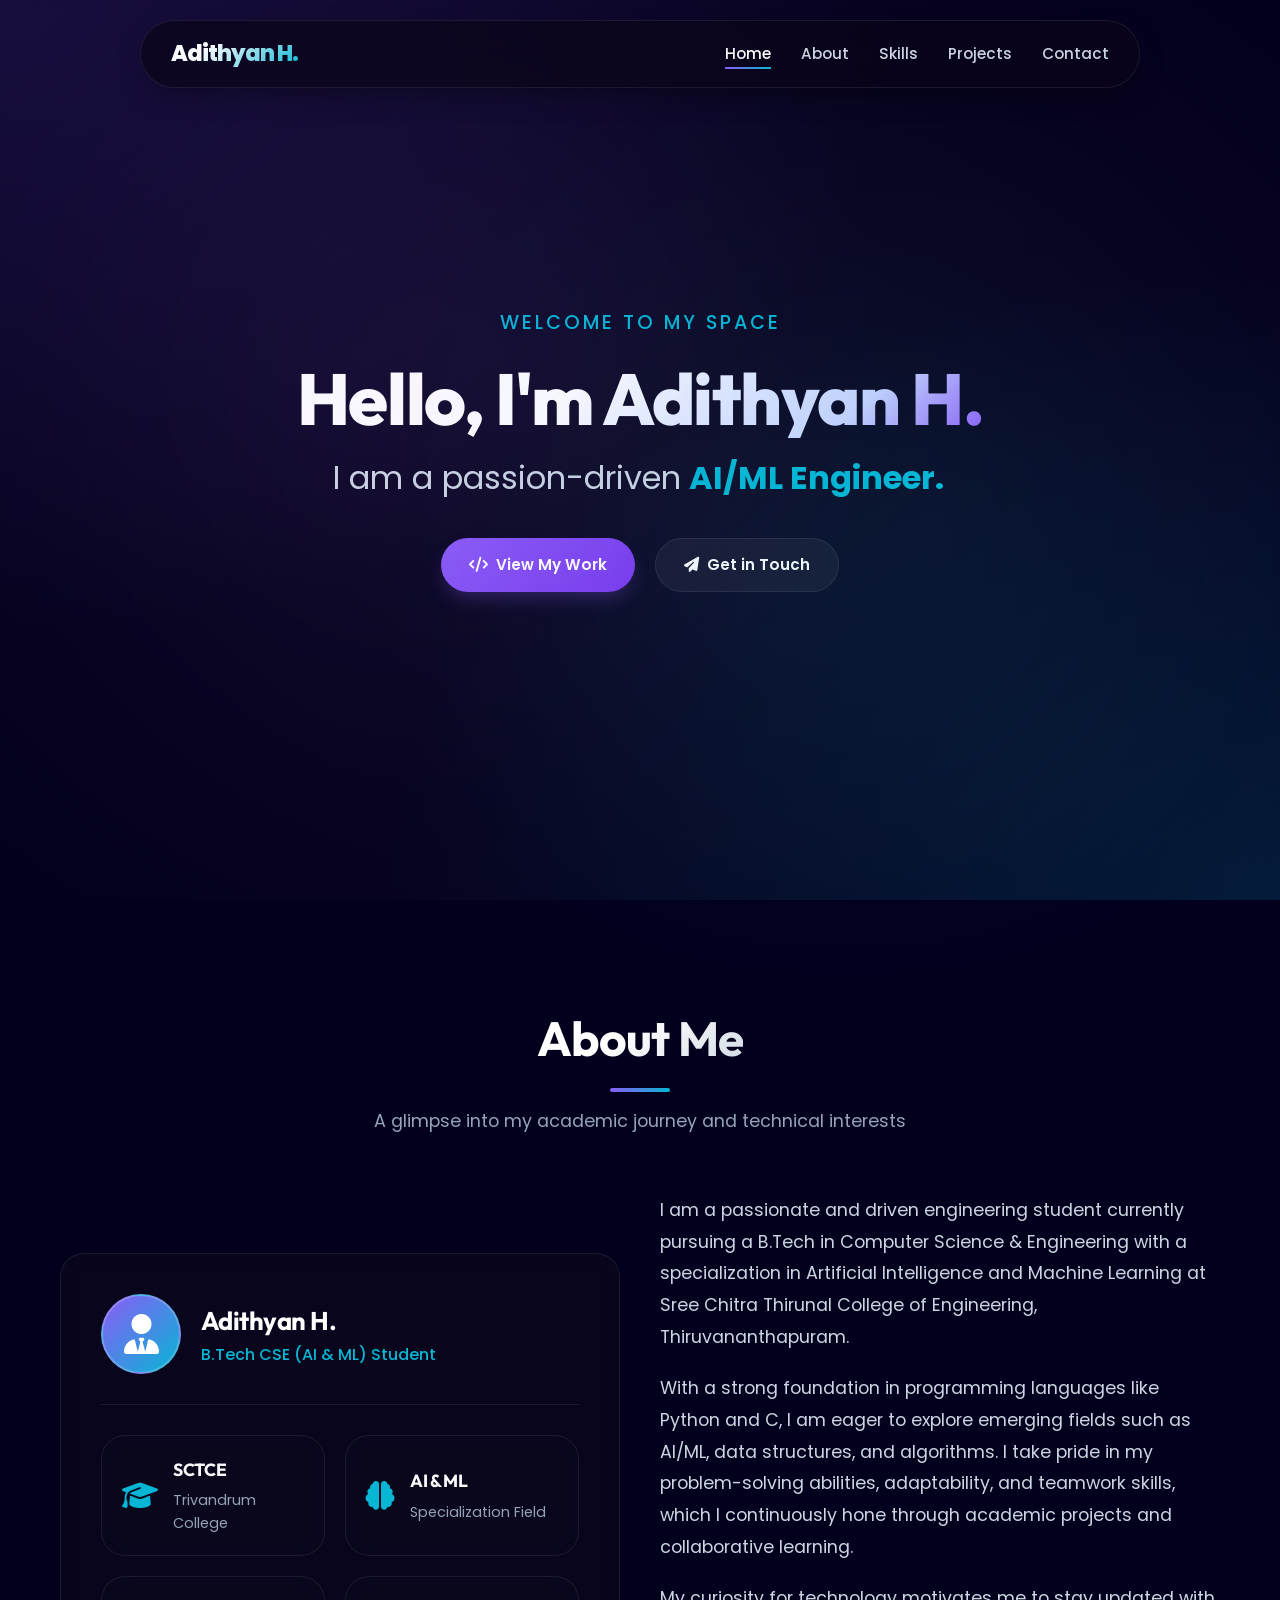
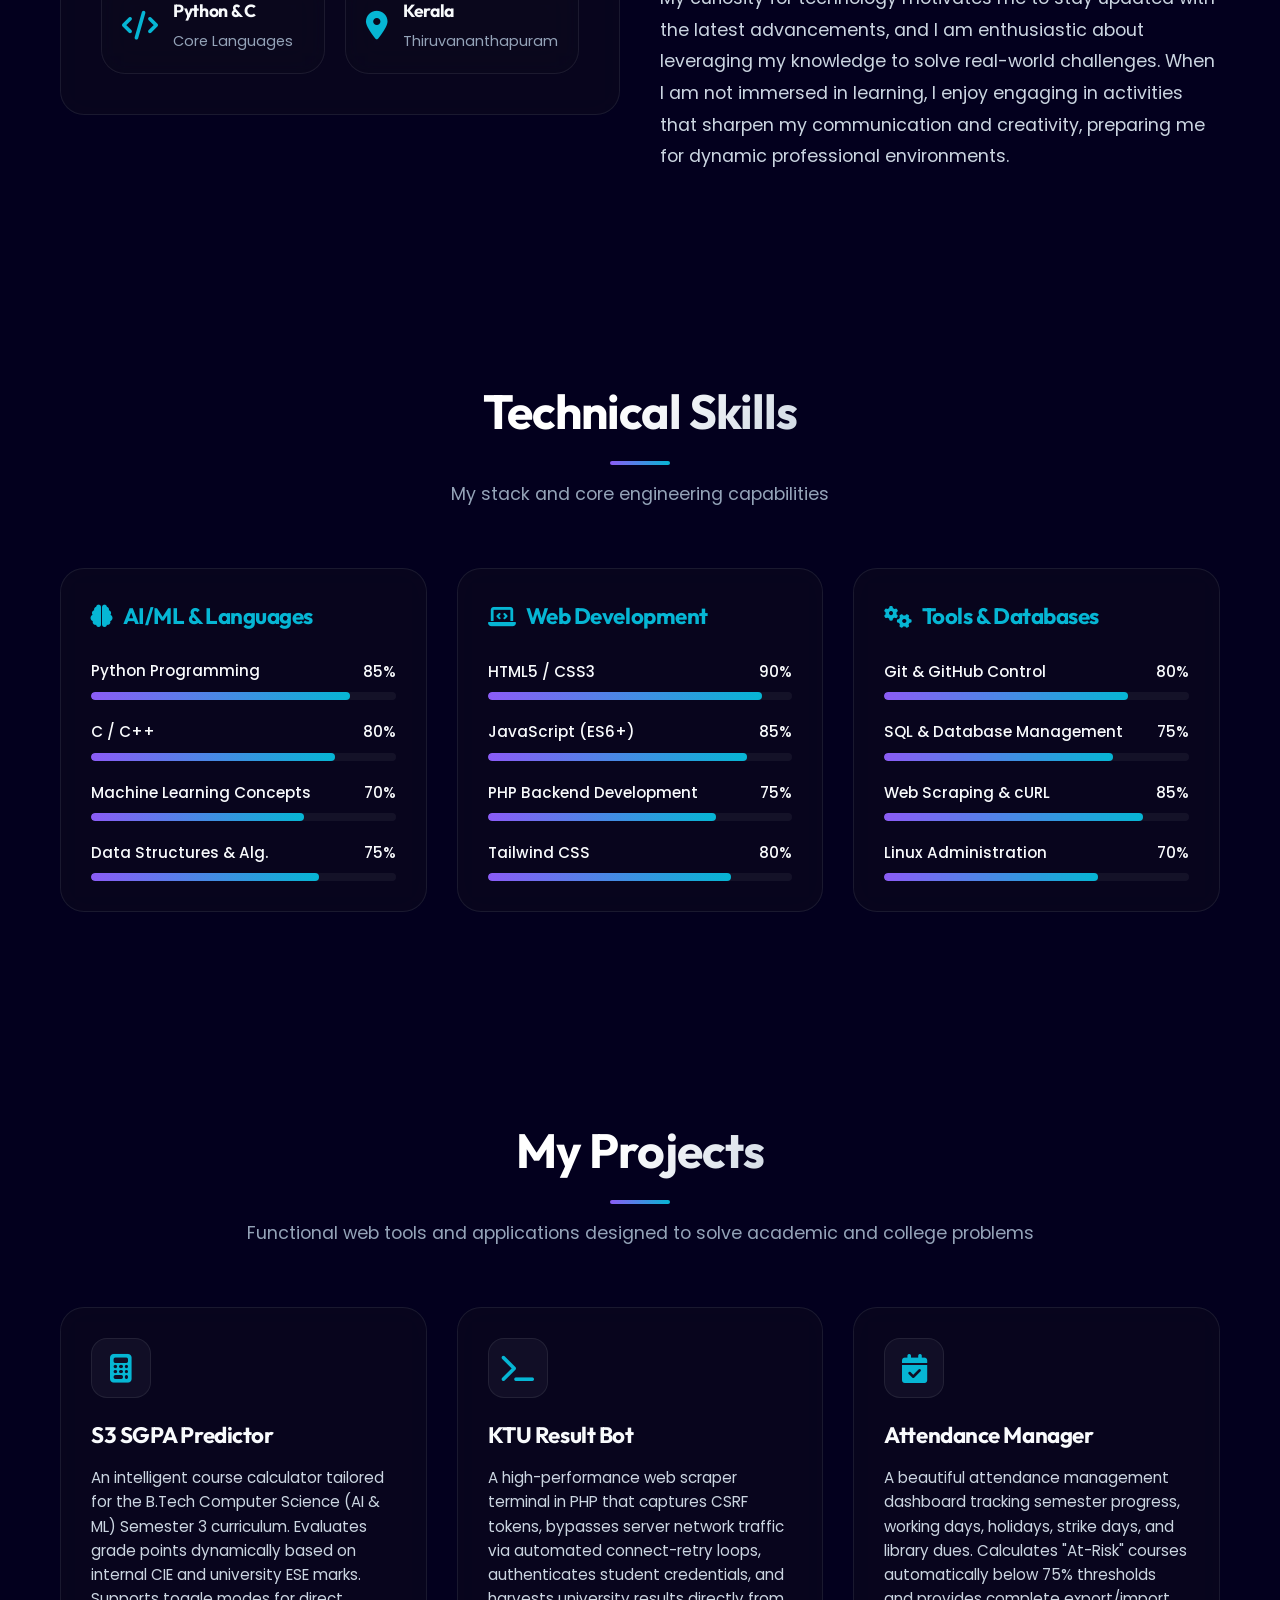
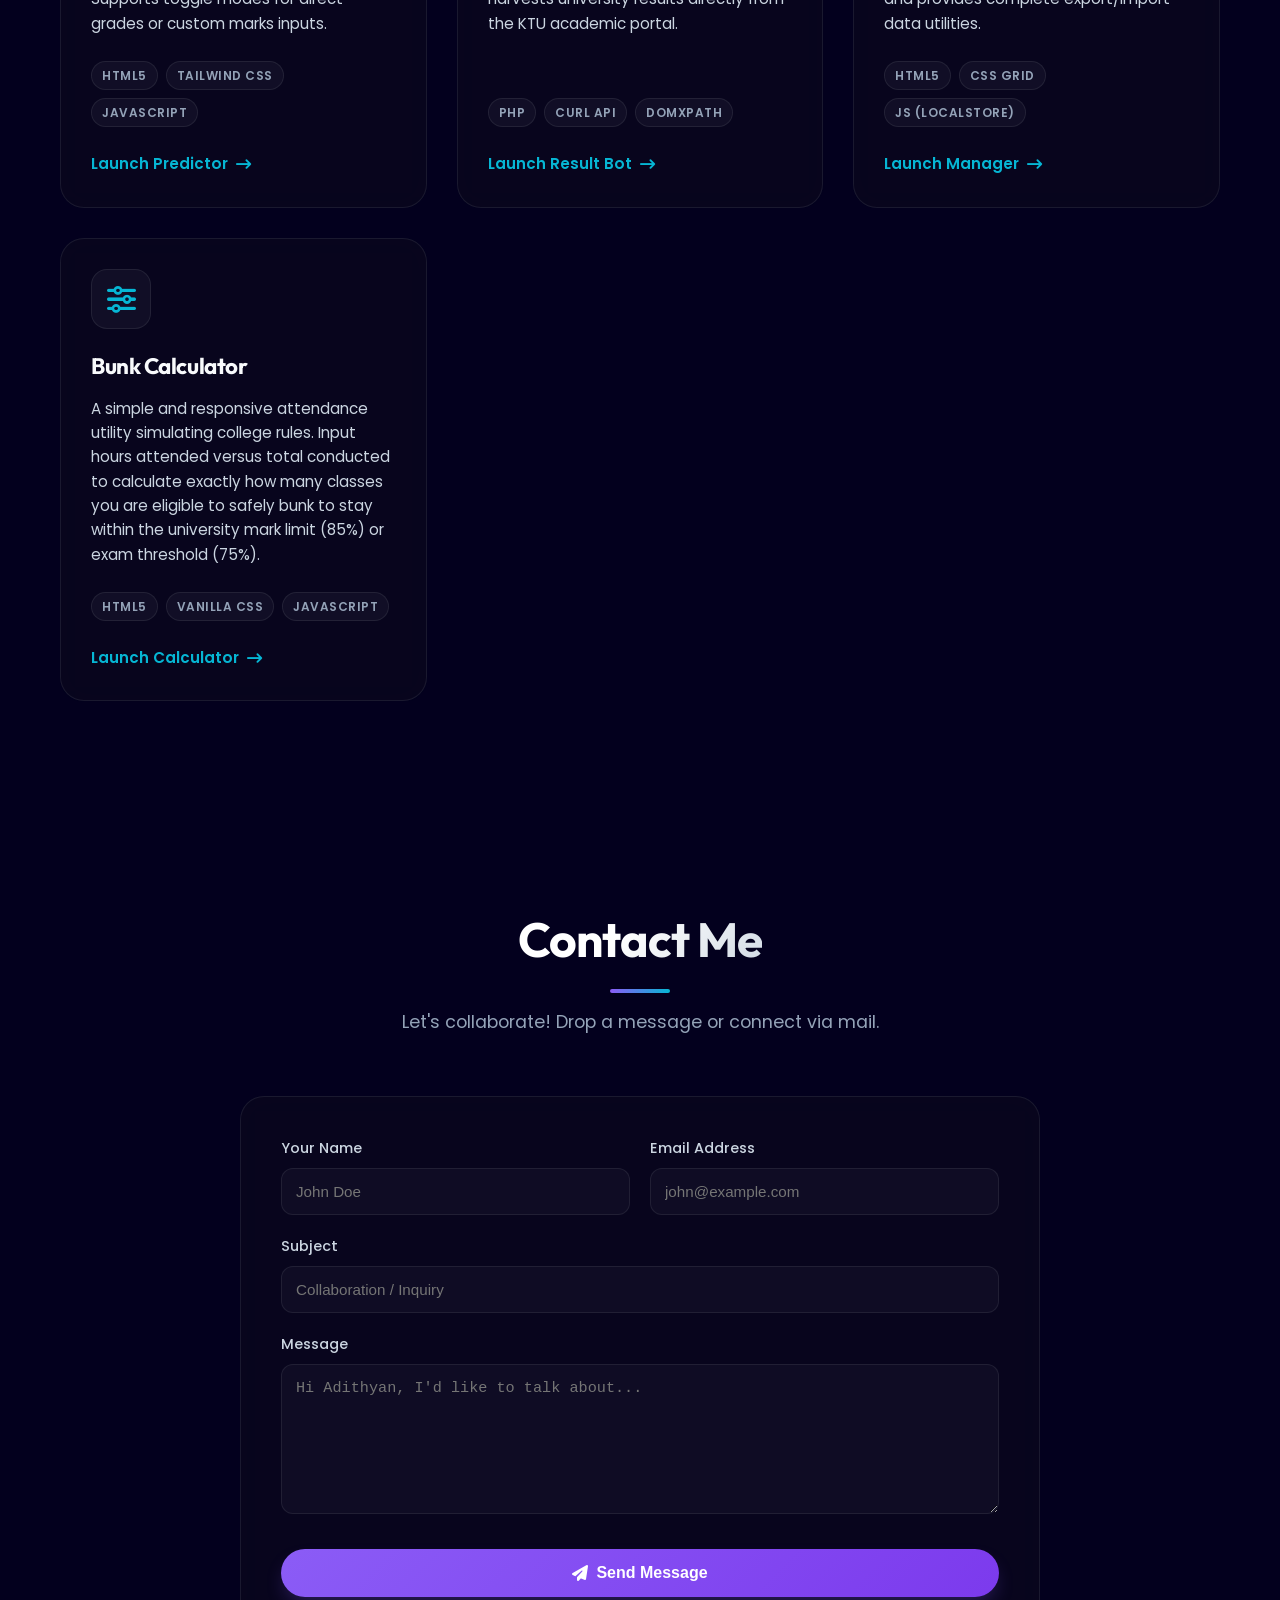
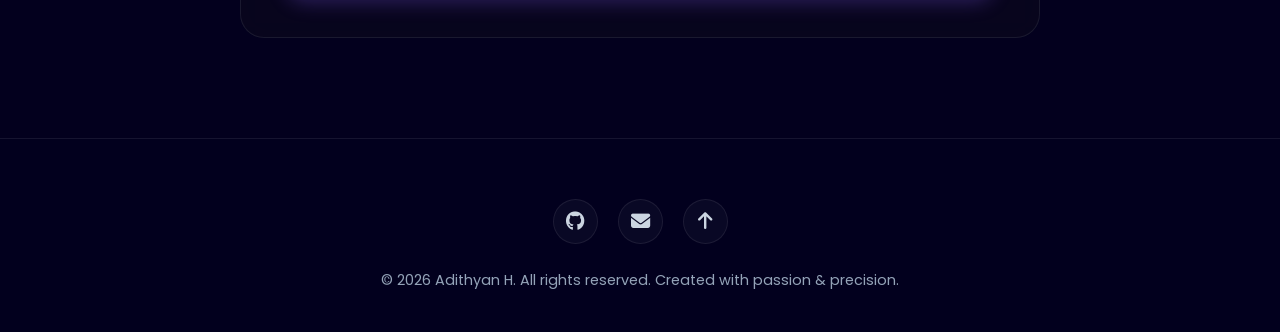
<file: index.html>
<!DOCTYPE html>
<html lang="en">
<head>
    <meta charset="UTF-8">
    <meta name="viewport" content="width=device-width, initial-scale=1.0">
    <title>Adithyan H. | Portfolio</title>
    
    <!-- Meta Tags for SEO -->
    <meta name="description" content="Portfolio of Adithyan H. - B.Tech CS (AI & ML) Student, Software Developer, and creator of custom college utility applications like KTU Result Bot and SGPA Predictor.">
    <meta name="author" content="Adithyan H.">
    
    <!-- Google Fonts -->
    <link href="https://fonts.googleapis.com/css2?family=Outfit:wght@400;500;600;700;800&family=Poppins:wght@300;400;500;600;700&display=swap" rel="stylesheet">
    
    <!-- FontAwesome for Premium Icons -->
    <link rel="stylesheet" href="https://cdnjs.cloudflare.com/ajax/libs/font-awesome/6.4.0/css/all.min.css">
    
    <!-- Global CSS -->
    <link rel="stylesheet" href="css/styles.css">
</head>
<body>

    <!-- Floating Glass Navbar -->
    <div class="navbar-container">
        <nav class="navbar" id="main-navbar">
            <a href="#home" class="nav-brand">Adithyan H.</a>
            <ul class="nav-menu" id="nav-menu">
                <li><a href="#home" class="nav-link active">Home</a></li>
                <li><a href="#about" class="nav-link">About</a></li>
                <li><a href="#skills" class="nav-link">Skills</a></li>
                <li><a href="#projects" class="nav-link">Projects</a></li>
                <li><a href="#contact" class="nav-link">Contact</a></li>
            </ul>
            <button class="mobile-toggle" id="mobile-toggle" aria-label="Toggle Navigation Menu">
                <span></span>
                <span></span>
                <span></span>
            </button>
        </nav>
    </div>

    <!-- Hero Section -->
    <section class="hero" id="home">
        <p class="hero-subtitle">Welcome to my space</p>
        <h1>Hello, I'm Adithyan H.</h1>
        <p class="hero-typing">I am a passion-driven <strong id="typewriter" class="typewriter-cursor"></strong></p>
        <div class="cta-buttons">
            <a href="#projects" class="btn btn-primary"><i class="fa-solid fa-code" style="margin-right: 8px;"></i>View My Work</a>
            <a href="#contact" class="btn btn-secondary"><i class="fa-solid fa-paper-plane" style="margin-right: 8px;"></i>Get in Touch</a>
        </div>
    </section>

    <!-- About Section -->
    <section id="about">
        <div class="section-header">
            <h2>About Me</h2>
            <p>A glimpse into my academic journey and technical interests</p>
        </div>
        
        <div class="about-grid">
            <!-- Left Side: Profile Detail Card -->
            <div class="glass-panel" style="padding: 40px; display: flex; flex-direction: column; gap: 20px;">
                <div style="display: flex; align-items: center; gap: 20px;">
                    <div style="width: 80px; height: 80px; border-radius: 50%; background: linear-gradient(135deg, var(--primary) 0%, var(--secondary) 100%); display: flex; align-items: center; justify-content: center; font-size: 2.5rem; color: white; border: 2px solid rgba(255,255,255,0.2);">
                        <i class="fa-solid fa-user-tie"></i>
                    </div>
                    <div>
                        <h3 style="font-size: 1.6rem; color: white;">Adithyan H.</h3>
                        <p style="color: var(--secondary); font-weight: 500;">B.Tech CSE (AI & ML) Student</p>
                    </div>
                </div>
                <hr style="border: 0; border-top: 1px solid var(--border-color); margin: 10px 0;">
                
                <div class="about-highlights">
                    <div class="glass-panel highlight-item">
                        <i class="fa-solid fa-graduation-cap"></i>
                        <div>
                            <h4>SCTCE</h4>
                            <p>Trivandrum College</p>
                        </div>
                    </div>
                    <div class="glass-panel highlight-item">
                        <i class="fa-solid fa-brain"></i>
                        <div>
                            <h4>AI & ML</h4>
                            <p>Specialization Field</p>
                        </div>
                    </div>
                    <div class="glass-panel highlight-item">
                        <i class="fa-solid fa-code"></i>
                        <div>
                            <h4>Python & C</h4>
                            <p>Core Languages</p>
                        </div>
                    </div>
                    <div class="glass-panel highlight-item">
                        <i class="fa-solid fa-location-dot"></i>
                        <div>
                            <h4>Kerala</h4>
                            <p>Thiruvananthapuram</p>
                        </div>
                    </div>
                </div>
            </div>

            <!-- Right Side: Narrative Bio -->
            <div class="about-content">
                <p>
                    I am a passionate and driven engineering student currently pursuing a B.Tech in Computer Science & Engineering with a specialization in Artificial Intelligence and Machine Learning at Sree Chitra Thirunal College of Engineering, Thiruvananthapuram.
                </p>
                <p>
                    With a strong foundation in programming languages like Python and C, I am eager to explore emerging fields such as AI/ML, data structures, and algorithms. I take pride in my problem-solving abilities, adaptability, and teamwork skills, which I continuously hone through academic projects and collaborative learning.
                </p>
                <p>
                    My curiosity for technology motivates me to stay updated with the latest advancements, and I am enthusiastic about leveraging my knowledge to solve real-world challenges. When I am not immersed in learning, I enjoy engaging in activities that sharpen my communication and creativity, preparing me for dynamic professional environments.
                </p>
            </div>
        </div>
    </section>

    <!-- Skills Section -->
    <section id="skills">
        <div class="section-header">
            <h2>Technical Skills</h2>
            <p>My stack and core engineering capabilities</p>
        </div>
        
        <div class="skills-grid">
            <!-- Category 1: AI/ML & Languages -->
            <div class="glass-panel skills-category">
                <h3><i class="fa-solid fa-brain"></i>AI/ML & Languages</h3>
                <div class="skills-list">
                    <div class="skill-bar-wrapper">
                        <div class="skill-info">
                            <span>Python Programming</span>
                            <span>85%</span>
                        </div>
                        <div class="skill-bar">
                            <div class="skill-progress" data-width="85%"></div>
                        </div>
                    </div>
                    <div class="skill-bar-wrapper">
                        <div class="skill-info">
                            <span>C / C++</span>
                            <span>80%</span>
                        </div>
                        <div class="skill-bar">
                            <div class="skill-progress" data-width="80%"></div>
                        </div>
                    </div>
                    <div class="skill-bar-wrapper">
                        <div class="skill-info">
                            <span>Machine Learning Concepts</span>
                            <span>70%</span>
                        </div>
                        <div class="skill-bar">
                            <div class="skill-progress" data-width="70%"></div>
                        </div>
                    </div>
                    <div class="skill-bar-wrapper">
                        <div class="skill-info">
                            <span>Data Structures & Alg.</span>
                            <span>75%</span>
                        </div>
                        <div class="skill-bar">
                            <div class="skill-progress" data-width="75%"></div>
                        </div>
                    </div>
                </div>
            </div>

            <!-- Category 2: Web Development -->
            <div class="glass-panel skills-category">
                <h3><i class="fa-solid fa-laptop-code"></i>Web Development</h3>
                <div class="skills-list">
                    <div class="skill-bar-wrapper">
                        <div class="skill-info">
                            <span>HTML5 / CSS3</span>
                            <span>90%</span>
                        </div>
                        <div class="skill-bar">
                            <div class="skill-progress" data-width="90%"></div>
                        </div>
                    </div>
                    <div class="skill-bar-wrapper">
                        <div class="skill-info">
                            <span>JavaScript (ES6+)</span>
                            <span>85%</span>
                        </div>
                        <div class="skill-bar">
                            <div class="skill-progress" data-width="85%"></div>
                        </div>
                    </div>
                    <div class="skill-bar-wrapper">
                        <div class="skill-info">
                            <span>PHP Backend Development</span>
                            <span>75%</span>
                        </div>
                        <div class="skill-bar">
                            <div class="skill-progress" data-width="75%"></div>
                        </div>
                    </div>
                    <div class="skill-bar-wrapper">
                        <div class="skill-info">
                            <span>Tailwind CSS</span>
                            <span>80%</span>
                        </div>
                        <div class="skill-bar">
                            <div class="skill-progress" data-width="80%"></div>
                        </div>
                    </div>
                </div>
            </div>

            <!-- Category 3: Core Tools & Database -->
            <div class="glass-panel skills-category">
                <h3><i class="fa-solid fa-gears"></i>Tools & Databases</h3>
                <div class="skills-list">
                    <div class="skill-bar-wrapper">
                        <div class="skill-info">
                            <span>Git & GitHub Control</span>
                            <span>80%</span>
                        </div>
                        <div class="skill-bar">
                            <div class="skill-progress" data-width="80%"></div>
                        </div>
                    </div>
                    <div class="skill-bar-wrapper">
                        <div class="skill-info">
                            <span>SQL & Database Management</span>
                            <span>75%</span>
                        </div>
                        <div class="skill-bar">
                            <div class="skill-progress" data-width="75%"></div>
                        </div>
                    </div>
                    <div class="skill-bar-wrapper">
                        <div class="skill-info">
                            <span>Web Scraping & cURL</span>
                            <span>85%</span>
                        </div>
                        <div class="skill-bar">
                            <div class="skill-progress" data-width="85%"></div>
                        </div>
                    </div>
                    <div class="skill-bar-wrapper">
                        <div class="skill-info">
                            <span>Linux Administration</span>
                            <span>70%</span>
                        </div>
                        <div class="skill-bar">
                            <div class="skill-progress" data-width="70%"></div>
                        </div>
                    </div>
                </div>
            </div>
        </div>
    </section>

    <!-- Projects Section -->
    <section id="projects">
        <div class="section-header">
            <h2>My Projects</h2>
            <p>Functional web tools and applications designed to solve academic and college problems</p>
        </div>
        
        <div class="projects-grid">
            <!-- Project 1: S3 SGPA Predictor -->
            <div class="glass-panel project-card">
                <div class="project-icon">
                    <i class="fa-solid fa-calculator"></i>
                </div>
                <h3>S3 SGPA Predictor</h3>
                <p>
                    An intelligent course calculator tailored for the B.Tech Computer Science (AI & ML) Semester 3 curriculum. Evaluates grade points dynamically based on internal CIE and university ESE marks. Supports toggle modes for direct grades or custom marks inputs.
                </p>
                <div class="project-tags">
                    <span class="tag">HTML5</span>
                    <span class="tag">Tailwind CSS</span>
                    <span class="tag">JavaScript</span>
                </div>
                <a href="sgpa_s-3/index.html" class="project-link" target="_blank">Launch Predictor <i class="fa-solid fa-arrow-right-long"></i></a>
            </div>

            <!-- Project 2: KTU Result Bot -->
            <div class="glass-panel project-card">
                <div class="project-icon">
                    <i class="fa-solid fa-terminal"></i>
                </div>
                <h3>KTU Result Bot</h3>
                <p>
                    A high-performance web scraper terminal in PHP that captures CSRF tokens, bypasses server network traffic via automated connect-retry loops, authenticates student credentials, and harvests university results directly from the KTU academic portal.
                </p>
                <div class="project-tags">
                    <span class="tag">PHP</span>
                    <span class="tag">cURL API</span>
                    <span class="tag">DOMXPath</span>
                </div>
                <a href="kturesultfetch/index.php" class="project-link" target="_blank">Launch Result Bot <i class="fa-solid fa-arrow-right-long"></i></a>
            </div>

            <!-- Project 3: Attendance Manager -->
            <div class="glass-panel project-card">
                <div class="project-icon">
                    <i class="fa-solid fa-calendar-check"></i>
                </div>
                <h3>Attendance Manager</h3>
                <p>
                    A beautiful attendance management dashboard tracking semester progress, working days, holidays, strike days, and library dues. Calculates "At-Risk" courses automatically below 75% thresholds and provides complete export/import data utilities.
                </p>
                <div class="project-tags">
                    <span class="tag">HTML5</span>
                    <span class="tag">CSS Grid</span>
                    <span class="tag">JS (LocalStore)</span>
                </div>
                <a href="Akshaycopy/index.html" class="project-link" target="_blank">Launch Manager <i class="fa-solid fa-arrow-right-long"></i></a>
            </div>

            <!-- Project 4: Bunk Calculator -->
            <div class="glass-panel project-card">
                <div class="project-icon">
                    <i class="fa-solid fa-sliders"></i>
                </div>
                <h3>Bunk Calculator</h3>
                <p>
                    A simple and responsive attendance utility simulating college rules. Input hours attended versus total conducted to calculate exactly how many classes you are eligible to safely bunk to stay within the university mark limit (85%) or exam threshold (75%).
                </p>
                <div class="project-tags">
                    <span class="tag">HTML5</span>
                    <span class="tag">Vanilla CSS</span>
                    <span class="tag">JavaScript</span>
                </div>
                <a href="bunk/index.html" class="project-link" target="_blank">Launch Calculator <i class="fa-solid fa-arrow-right-long"></i></a>
            </div>
        </div>
    </section>

    <!-- Contact Section -->
    <section id="contact">
        <div class="section-header">
            <h2>Contact Me</h2>
            <p>Let's collaborate! Drop a message or connect via mail.</p>
        </div>
        
        <div class="glass-panel contact-container">
            <form class="contact-form" action="mailto:adityenh@gmail.com" method="post" enctype="text/plain">
                <div class="form-group">
                    <label for="name">Your Name</label>
                    <input type="text" id="name" name="name" class="form-control" placeholder="John Doe" required>
                </div>
                <div class="form-group">
                    <label for="email">Email Address</label>
                    <input type="email" id="email" name="email" class="form-control" placeholder="john@example.com" required>
                </div>
                <div class="form-group full-width">
                    <label for="subject">Subject</label>
                    <input type="text" id="subject" name="subject" class="form-control" placeholder="Collaboration / Inquiry" required>
                </div>
                <div class="form-group full-width">
                    <label for="message">Message</label>
                    <textarea id="message" name="message" class="form-control" placeholder="Hi Adithyan, I'd like to talk about..." required></textarea>
                </div>
                <button type="submit" class="btn btn-primary submit-btn"><i class="fa-solid fa-paper-plane" style="margin-right: 8px;"></i>Send Message</button>
            </form>
        </div>
    </section>

    <!-- Footer Section -->
    <footer>
        <div class="footer-socials">
            <a href="https://github.com/adithyen" class="social-icon" target="_blank" aria-label="GitHub Profile"><i class="fa-brands fa-github"></i></a>
            <a href="mailto:adityenh@gmail.com" class="social-icon" aria-label="Send Email"><i class="fa-solid fa-envelope"></i></a>
            <a href="#home" class="social-icon" aria-label="Back to Top"><i class="fa-solid fa-arrow-up"></i></a>
        </div>
        <p class="footer-text">&copy; 2026 Adithyan H. All rights reserved. Created with passion & precision.</p>
    </footer>

    <!-- Core Scripts -->
    <script>
        document.addEventListener('DOMContentLoaded', () => {
            
            // 1. REAL TYPEWRITER EFFECT
            const typewriterElement = document.getElementById("typewriter");
            const phrases = ["AI/ML Engineer.", "Problem Solver.", "Software Developer.", "B.Tech CS Student."];
            let phraseIndex = 0;
            let characterIndex = 0;
            let isDeleting = false;
            let typingSpeed = 100;

            function typeEffect() {
                const currentPhrase = phrases[phraseIndex];
                
                if (isDeleting) {
                    // Erase character
                    typewriterElement.textContent = currentPhrase.substring(0, characterIndex - 1);
                    characterIndex--;
                    typingSpeed = 50; // Erase speed is faster
                } else {
                    // Type character
                    typewriterElement.textContent = currentPhrase.substring(0, characterIndex + 1);
                    characterIndex++;
                    typingSpeed = 120; // Natural typing pace
                }

                // If fully typed phrase
                if (!isDeleting && characterIndex === currentPhrase.length) {
                    typingSpeed = 2000; // Hold typed word for 2s
                    isDeleting = true;
                } 
                // If fully deleted phrase
                else if (isDeleting && characterIndex === 0) {
                    isDeleting = false;
                    phraseIndex = (phraseIndex + 1) % phrases.length;
                    typingSpeed = 500; // Pause before typing next word
                }

                setTimeout(typeEffect, typingSpeed);
            }
            
            // Start typewriter
            typeEffect();

            // 2. MOBILE NAVIGATION DRAWER TOGGLE
            const mobileToggle = document.getElementById("mobile-toggle");
            const navMenu = document.getElementById("nav-menu");

            mobileToggle.addEventListener('click', () => {
                mobileToggle.classList.toggle('active');
                navMenu.classList.toggle('active');
            });

            // Close mobile menu when nav link is clicked
            const navLinks = document.querySelectorAll(".nav-link");
            navLinks.forEach(link => {
                link.addEventListener('click', () => {
                    mobileToggle.classList.remove('active');
                    navMenu.classList.remove('active');
                });
            });

            // 3. RESPONSIVE ACTIVE LINK SCROLL SPY
            const sections = document.querySelectorAll("section");
            
            window.addEventListener('scroll', () => {
                let current = '';
                
                sections.forEach(section => {
                    const sectionTop = section.offsetTop;
                    const sectionHeight = section.clientHeight;
                    // Check if current scroll position is inside this section
                    if (window.scrollY >= (sectionTop - 200)) {
                        current = section.getAttribute('id');
                    }
                });

                navLinks.forEach(link => {
                    link.classList.remove('active');
                    if (link.getAttribute('href') === `#${current}`) {
                        link.classList.add('active');
                    }
                });
            });

            // 4. ANIMATE SKILLS BARS WHEN SCROLLED INTO VIEW
            const skillSection = document.getElementById("skills");
            const skillProgresses = document.querySelectorAll(".skill-progress");
            let skillsAnimated = false;

            function checkSkillsInView() {
                if (skillsAnimated) return;
                
                const sectionRect = skillSection.getBoundingClientRect();
                const windowHeight = window.innerHeight;
                
                // If the top of the skill section is visible
                if (sectionRect.top <= (windowHeight - 100)) {
                    skillProgresses.forEach(progress => {
                        const targetWidth = progress.getAttribute('data-width');
                        progress.style.width = targetWidth;
                    });
                    skillsAnimated = true;
                }
            }

            // Run check on load and scroll
            window.addEventListener('scroll', checkSkillsInView);
            checkSkillsInView(); // Check initially
        });
    </script>
</body>
</html>
</file>
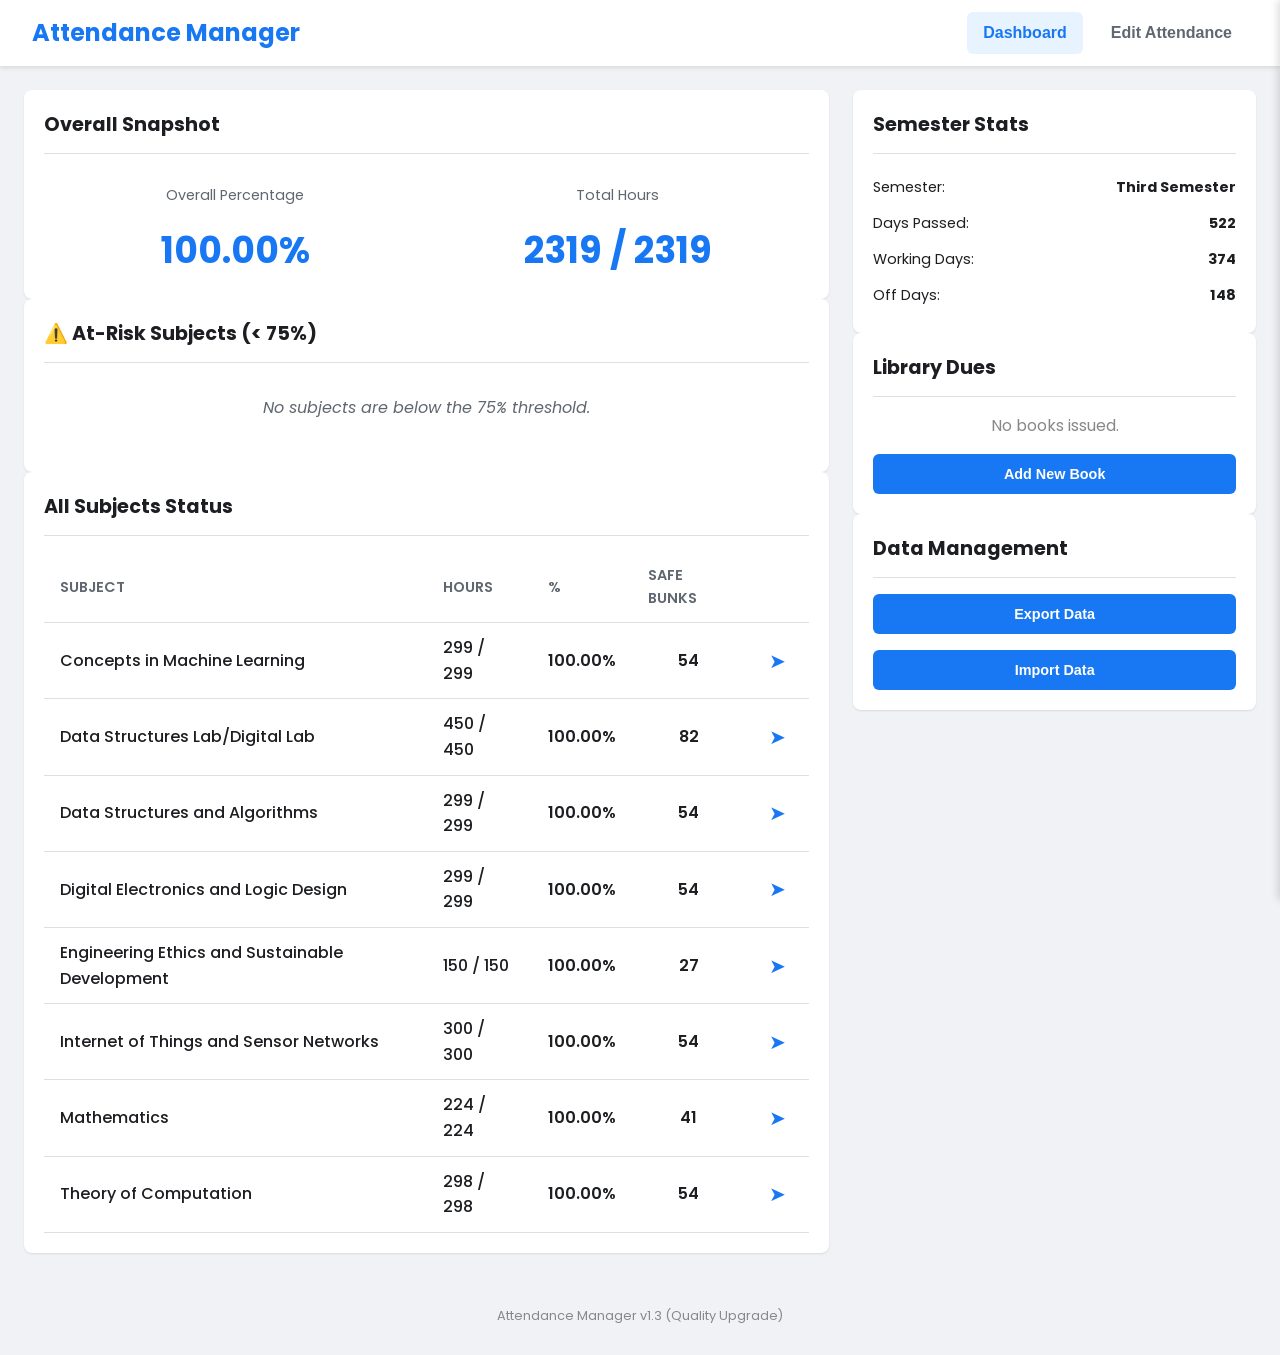
<file: Akshaycopy/index.html>
<!DOCTYPE html>
<html lang="en">
<head>
    <meta charset="UTF-8">
    <meta name="viewport" content="width=device-width, initial-scale=1.0">
    <title>Attendance Manager v1.3</title>
    <link rel="stylesheet" href="style.css">
    <link href="https://fonts.googleapis.com/css2?family=Poppins:wght@400;500;600;700&display=swap" rel="stylesheet">
</head>
<body>
    <div id="app-container">
        <header>
            <h1>Attendance Manager</h1>
            <nav>
                <button id="nav-dashboard" class="active">Dashboard</button>
                <button id="nav-daily">Edit Attendance</button>
            </nav>
        </header>

        <main>
            <!-- Dashboard View -->
            <div id="dashboard-view" class="view active">
                <div class="dashboard-grid">
                    <div class="main-column">
                        <section class="card">
                            <div class="card-content">
                                <h2>Overall Snapshot</h2>
                                <div class="stat-grid">
                                    <div>
                                        <p class="stat-label">Overall Percentage</p>
                                        <p id="overall-percentage" class="stat-value">--%</p>
                                    </div>
                                    <div>
                                        <p class="stat-label">Total Hours</p>
                                        <p id="total-hours" class="stat-value">-- / --</p>
                                    </div>
                                </div>
                            </div>
                        </section>
                        <section class="card">
                            <div class="card-content">
                                <h2>⚠️ At-Risk Subjects (< 75%)</h2>
                                <p id="at-risk-placeholder">No subjects are below the 75% threshold.</p>
                                <div id="at-risk-content"></div>
                            </div>
                        </section>
                        <section class="card">
                            <div class="card-content">
                                <h2>All Subjects Status</h2>
                                <div class="table-container">
                                    <table id="subject-list-table">
                                        <thead><tr><th>Subject</th><th>Hours</th><th>%</th><th>Safe Bunks</th><th></th></tr></thead>
                                        <tbody id="subject-list-body"></tbody>
                                    </table>
                                </div>
                            </div>
                        </section>
                    </div>
                    <div class="side-column">
                        <section class="card">
                            <div class="card-content">
                                <h2>Semester Stats</h2>
                                <div class="semester-stat"><span>Semester:</span> <strong id="semester-name-label"></strong></div>
                                <div class="semester-stat"><span>Days Passed:</span> <strong id="days-passed">0</strong></div>
                                <div class="semester-stat"><span>Working Days:</span> <strong id="working-days">0</strong></div>
                                <div class="semester-stat"><span>Off Days:</span> <strong id="off-days">0</strong></div>
                            </div>
                        </section>
                        <section class="card">
                            <div class="card-content">
                                <h2>Library Dues</h2>
                                <div id="library-list"></div>
                                <button id="add-book-btn" class="full-width">Add New Book</button>
                            </div>
                        </section>
                        <section class="card">
                            <div class="card-content">
                                <h2>Data Management</h2>
                                <button id="export-data-btn" class="full-width">Export Data</button>
                                <button id="import-data-btn" class="full-width">Import Data</button>
                                <input type="file" id="import-file-input" style="display: none;" accept=".json">
                            </div>
                        </section>
                    </div>
                </div>
            </div>

            <!-- Daily Marking View -->
            <div id="daily-view" class="view">
                <div class="daily-header">
                    <button id="prev-day-btn" title="Previous Day">&#9664;</button>
                    <h2 id="current-date-display"></h2>
                    <button id="next-day-btn" title="Next Day">&#9654;</button>
                </div>
                <div class="day-status-bar">
                    <button id="change-day-status-btn">Status: <strong id="day-status-text"></strong></button>
                </div>
                <div class="day-actions">
                    <div class="date-picker-wrapper">
                        <input type="date" id="date-picker">
                        <span class="calendar-icon">&#128197;</span>
                    </div>
                    <button id="go-to-today-btn">Go to Today</button>
                </div>
                <div id="daily-class-list"></div>
            </div>
        </main>

        <!-- Slide-in Panel for Logs -->
        <div id="log-panel" class="slide-panel">
            <div class="panel-header">
                <button id="log-panel-back-btn">&larr; Back</button>
                <h2 id="log-panel-subject-name"></h2>
            </div>
            <div class="panel-content">
                <div class="log-filters">
                    <button class="active" data-filter="all">All</button>
                    <button data-filter="attended">Attended</button>
                    <button data-filter="missed">Missed</button>
                    <button data-filter="cancelled">Cancelled</button>
                </div>
                <div class="log-table-wrapper">
                    <table class="log-table">
                        <thead><tr><th>Date</th><th>Day</th><th>Time</th><th>Status</th></tr></thead>
                        <tbody id="log-table-body"></tbody>
                    </table>
                </div>
            </div>
        </div>
    </div>

    <!-- Modals -->
    <div id="day-status-modal" class="modal-overlay">
        <div class="modal-content">
            <h3>Set Status for <span id="modal-date-span"></span></h3>
            <div class="modal-actions">
                <button data-status="working" class="modal-btn">Working</button>
                <button data-status="holiday" class="modal-btn">Holiday</button>
                <button data-status="full-strike" class="modal-btn">Full Strike</button>
                <button data-status="partial-strike" class="modal-btn">Partial Strike</button>
                <hr>
                <button data-status="default" class="modal-btn secondary">Reset to Default</button>
                <button class="modal-close-btn modal-btn secondary">Cancel</button>
            </div>
        </div>
    </div>
    <div id="add-book-modal" class="modal-overlay">
        <div class="modal-content">
            <h3>Add Library Book</h3>
            <div class="autocomplete-wrapper">
                <input type="text" id="book-title-input" placeholder="Enter book title..." autocomplete="off">
                <div id="autocomplete-list" class="autocomplete-items"></div>
            </div>
            <div class="modal-actions">
                <button id="save-book-btn" class="modal-btn">Save Book</button>
                <button class="modal-close-btn modal-btn secondary">Cancel</button>
            </div>
        </div>
    </div>

    <footer>
        <p>Attendance Manager v1.3 (Quality Upgrade)</p>
    </footer>

    <script src="script.js"></script>
</body>
</html>
</file>
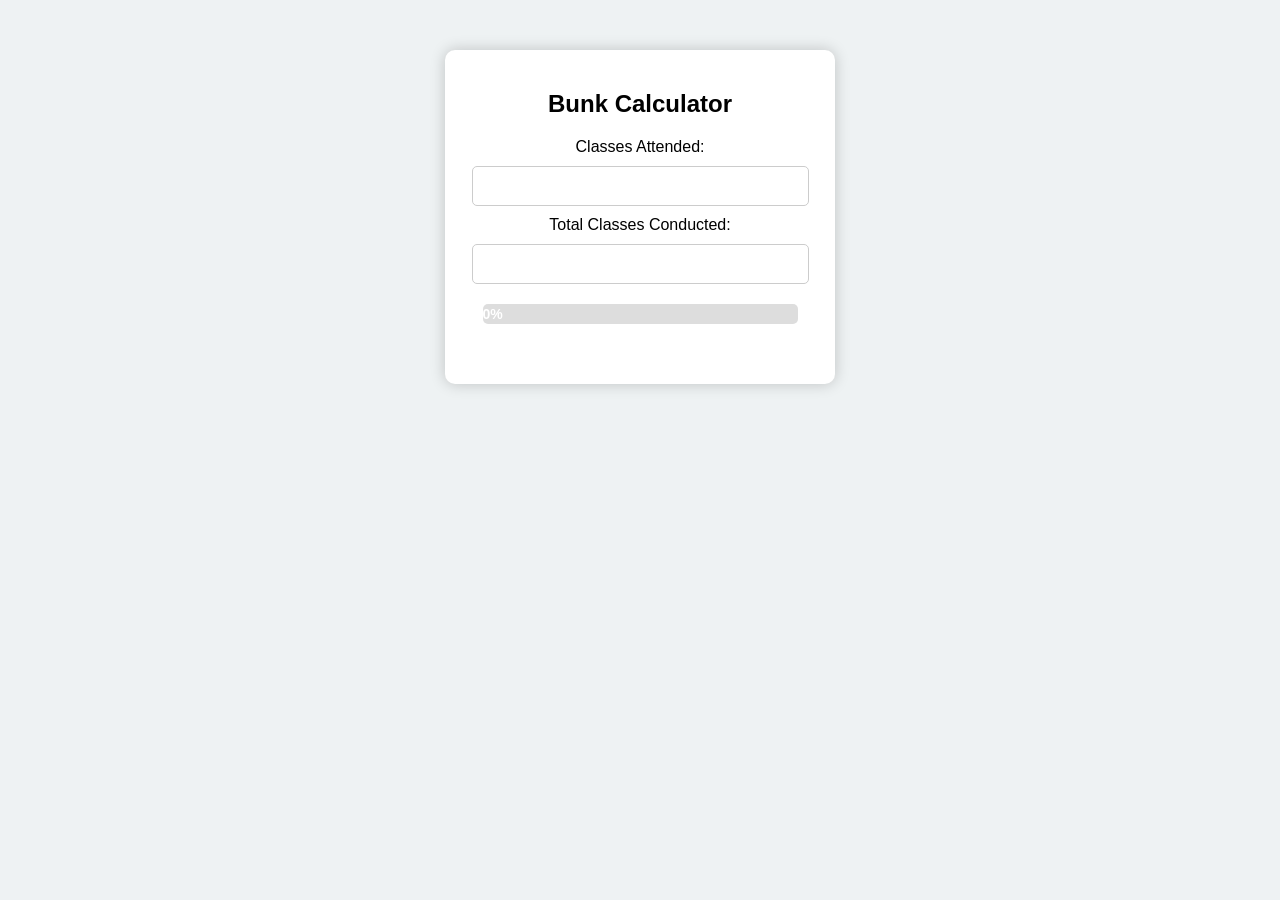
<file: bunk/index.html>
<!DOCTYPE html>
<html lang="en">
<head>
    <meta charset="UTF-8">
    <meta name="viewport" content="width=device-width, initial-scale=1.0">
    <title>Bunk Calculator</title>
    <style>
        body {
            font-family: Arial, sans-serif;
            text-align: center;
            margin: 50px;
            background-color: #eef2f3;
        }
        .container {
            background: white;
            padding: 20px;
            border-radius: 10px;
            box-shadow: 0 0 15px rgba(0, 0, 0, 0.2);
            width: 350px;
            margin: auto;
        }
        input {
            width: 90%;
            padding: 10px;
            margin: 10px 0;
            border: 1px solid #ccc;
            border-radius: 5px;
            font-size: 16px;
        }
        .progress-bar {
            width: 90%;
            background-color: #ddd;
            border-radius: 5px;
            margin: 10px auto;
            overflow: hidden;
        }
        .progress {
            height: 20px;
            background: #007bff;
            width: 0%;
            text-align: center;
            color: white;
            line-height: 20px;
            font-size: 14px;
            font-weight: bold;
        }
        .result { margin-top: 20px; font-weight: bold; padding: 10px; border-radius: 5px; }
        .safe { color: green; }
        .warning { color: orange; }
        .danger { color: red; }
    </style>
</head>
<body>
    <div class="container">
        <h2>Bunk Calculator</h2>
        <label>Classes Attended:</label>
        <input type="number" id="attendedClasses" min="0" required oninput="calculateBunks()">
        <label>Total Classes Conducted:</label>
        <input type="number" id="totalClasses" min="1" required oninput="calculateBunks()">
        <div class="progress-bar"><div id="progress" class="progress">0%</div></div>
        <div class="result" id="output"></div>
    </div>
    <script>
        function calculateBunks() {
            let total = document.getElementById("totalClasses").value;
            let attended = document.getElementById("attendedClasses").value;

            if (total === "" || attended === "") {
                document.getElementById("output").innerHTML = "";
                document.getElementById("progress").style.width = "0%";
                document.getElementById("progress").innerText = "0%";
                return;
            }

            total = parseInt(total);
            attended = parseInt(attended);

            if (isNaN(total) || isNaN(attended) || total <= 0 || attended < 0 || attended > total) {
                document.getElementById("output").innerHTML = "<span class='danger'>Please enter valid numbers.</span>";
                document.getElementById("progress").style.width = "0%";
                document.getElementById("progress").innerText = "0%";
                return;
            }

            let currentAttendance = ((attended / total) * 100).toFixed(2);
            document.getElementById("progress").style.width = currentAttendance + "%";
            document.getElementById("progress").innerText = currentAttendance + "%";

            // Max number of bunks while maintaining 85%
            let maxBunks85 = Math.floor((attended - 0.85 * total) / 0.85);
            if (maxBunks85 < 0) maxBunks85 = 0;

            // Max number of bunks while maintaining 75%
            let maxBunks75 = Math.floor((attended - 0.75 * total) / 0.75);
            if (maxBunks75 < 0) maxBunks75 = 0;

            let result = `<p>📊 Current Attendance: <b>${currentAttendance}%</b></p>`;

            if (currentAttendance >= 85) {
                result += `<span class="safe">✅ You can bunk <b>${maxBunks85}</b> more classes and still get full attendance marks (85%).</span><br>`;
            } else {
                let requiredFor85 = Math.ceil((0.85 * total - attended) / (1 - 0.85));
                result += `<span class="danger">❌ You need to attend <b>${requiredFor85}</b> more classes to reach 85%.</span><br>`;
            }

            if (currentAttendance >= 75) {
                result += `<span class="warning">⚠️ You can bunk <b>${maxBunks75}</b> more classes and still be eligible for exams (75%).</span><br>`;
            } else {
                let requiredFor75 = Math.ceil((0.75 * total - attended) / (1 - 0.75));
                result += `<span class="danger">❌ You need to attend <b>${requiredFor75}</b> more classes to reach 75%.</span>`;
            }

            document.getElementById("output").innerHTML = result;
        }
    </script>
</body>
</html>
</file>
<file: css/styles.css>
/* Global Design System Variables */
:root {
    --bg-dark-base: #03001e;
    --bg-dark-card: rgba(11, 8, 30, 0.65);
    --bg-dark-card-hover: rgba(22, 17, 51, 0.85);
    --border-color: rgba(255, 255, 255, 0.08);
    --border-color-hover: rgba(6, 182, 212, 0.5);
    
    --primary: #8b5cf6; /* Indigo/Violet */
    --primary-glow: rgba(139, 92, 246, 0.3);
    --secondary: #06b6d4; /* Cyan */
    --secondary-glow: rgba(6, 182, 212, 0.3);
    
    --text-primary: #f8fafc;
    --text-secondary: #cbd5e1;
    --text-muted: #94a3b8;
    
    --font-main: 'Poppins', sans-serif;
    --font-title: 'Outfit', sans-serif;
    --transition-smooth: all 0.35s cubic-bezier(0.4, 0, 0.2, 1);
}

/* Base Styles & Reset */
* {
    margin: 0;
    padding: 0;
    box-sizing: border-box;
    scroll-behavior: smooth;
}

body {
    background-color: var(--bg-dark-base);
    background-image: 
        radial-gradient(at 0% 0%, rgba(139, 92, 246, 0.15) 0px, transparent 50%),
        radial-gradient(at 100% 100%, rgba(6, 182, 212, 0.15) 0px, transparent 50%),
        radial-gradient(at 50% 50%, rgba(15, 10, 36, 0.99) 0px, var(--bg-dark-base) 100%);
    background-attachment: fixed;
    color: var(--text-primary);
    font-family: var(--font-main);
    overflow-x: hidden;
    line-height: 1.6;
}

/* Typography */
h1, h2, h3, h4, h5, h6 {
    font-family: var(--font-title);
    letter-spacing: -0.02em;
    font-weight: 700;
}

/* Custom Scrollbar */
::-webkit-scrollbar {
    width: 10px;
}
::-webkit-scrollbar-track {
    background: #03001c;
}
::-webkit-scrollbar-thumb {
    background: #221a47;
    border-radius: 5px;
    border: 2px solid #03001c;
}
::-webkit-scrollbar-thumb:hover {
    background: var(--primary);
}

/* Floating Glass Navbar */
.navbar-container {
    position: fixed;
    top: 20px;
    left: 50%;
    transform: translateX(-50%);
    width: 90%;
    max-width: 1000px;
    z-index: 1000;
    transition: var(--transition-smooth);
}

.navbar {
    display: flex;
    justify-content: space-between;
    align-items: center;
    padding: 15px 30px;
    background: rgba(10, 5, 25, 0.7);
    backdrop-filter: blur(20px);
    -webkit-backdrop-filter: blur(20px);
    border: 1px solid var(--border-color);
    border-radius: 50px;
    box-shadow: 0 10px 30px -10px rgba(0, 0, 0, 0.5);
    transition: var(--transition-smooth);
}

.nav-brand {
    font-size: 1.4rem;
    font-weight: 800;
    background: linear-gradient(135deg, var(--text-primary) 30%, var(--secondary) 100%);
    -webkit-background-clip: text;
    -webkit-text-fill-color: transparent;
    text-decoration: none;
    letter-spacing: -1px;
}

.nav-menu {
    display: flex;
    list-style: none;
    gap: 30px;
}

.nav-link {
    text-decoration: none;
    color: var(--text-secondary);
    font-size: 0.95rem;
    font-weight: 500;
    transition: var(--transition-smooth);
    position: relative;
    padding: 5px 0;
}

.nav-link::after {
    content: '';
    position: absolute;
    bottom: 0;
    left: 0;
    width: 0;
    height: 2px;
    background: linear-gradient(90deg, var(--primary), var(--secondary));
    transition: var(--transition-smooth);
}

.nav-link:hover, .nav-link.active {
    color: var(--text-primary);
}

.nav-link:hover::after, .nav-link.active::after {
    width: 100%;
}

.mobile-toggle {
    display: none;
    flex-direction: column;
    gap: 5px;
    cursor: pointer;
    background: none;
    border: none;
    z-index: 1001;
}

.mobile-toggle span {
    width: 25px;
    height: 2px;
    background-color: var(--text-primary);
    border-radius: 3px;
    transition: var(--transition-smooth);
}

/* Hero Section */
.hero {
    display: flex;
    flex-direction: column;
    justify-content: center;
    align-items: center;
    height: 100vh;
    text-align: center;
    padding: 0 20px;
    position: relative;
}

.hero::before {
    content: '';
    position: absolute;
    width: 300px;
    height: 300px;
    background: var(--primary);
    filter: blur(150px);
    opacity: 0.15;
    top: 25%;
    left: 20%;
    pointer-events: none;
}

.hero::after {
    content: '';
    position: absolute;
    width: 300px;
    height: 300px;
    background: var(--secondary);
    filter: blur(150px);
    opacity: 0.15;
    bottom: 25%;
    right: 20%;
    pointer-events: none;
}

.hero-subtitle {
    font-size: 1.2rem;
    font-weight: 500;
    color: var(--secondary);
    text-transform: uppercase;
    letter-spacing: 3px;
    margin-bottom: 20px;
}

.hero h1 {
    font-size: 4.5rem;
    font-weight: 800;
    line-height: 1.1;
    margin-bottom: 20px;
    background: linear-gradient(135deg, #ffffff 40%, #c7d2fe 80%, var(--primary) 100%);
    -webkit-background-clip: text;
    -webkit-text-fill-color: transparent;
}

.hero-typing {
    font-size: 2rem;
    color: var(--text-secondary);
    height: 40px;
    display: flex;
    align-items: center;
    margin-bottom: 40px;
    font-weight: 400;
}

.hero-typing strong {
    color: var(--secondary);
    font-weight: 700;
    margin-left: 8px;
    padding-right: 4px;
}

.cta-buttons {
    display: flex;
    gap: 20px;
}

.btn {
    display: inline-flex;
    align-items: center;
    justify-content: center;
    padding: 14px 28px;
    font-size: 0.95rem;
    font-weight: 600;
    border-radius: 50px;
    text-decoration: none;
    transition: var(--transition-smooth);
    cursor: pointer;
}

.btn-primary {
    background: linear-gradient(135deg, var(--primary) 0%, #7c3aed 100%);
    color: white;
    box-shadow: 0 10px 20px -5px var(--primary-glow);
    border: none;
}

.btn-primary:hover {
    transform: translateY(-3px);
    box-shadow: 0 15px 30px -5px rgba(139, 92, 246, 0.5);
}

.btn-secondary {
    background: rgba(255, 255, 255, 0.05);
    color: var(--text-primary);
    border: 1px solid var(--border-color);
}

.btn-secondary:hover {
    background: rgba(255, 255, 255, 0.1);
    border-color: var(--text-muted);
    transform: translateY(-3px);
}

/* Glass Panels */
.glass-panel {
    background: var(--bg-dark-card);
    backdrop-filter: blur(16px);
    -webkit-backdrop-filter: blur(16px);
    border: 1px solid var(--border-color);
    border-radius: 24px;
    transition: var(--transition-smooth);
}

.glass-panel:hover {
    border-color: var(--border-color-hover);
    box-shadow: 0 20px 40px -15px rgba(6, 182, 212, 0.12);
    background: var(--bg-dark-card-hover);
}

/* Section Common Layout */
section {
    padding: 100px 20px;
    max-width: 1200px;
    margin: 0 auto;
}

.section-header {
    text-align: center;
    margin-bottom: 60px;
}

.section-header h2 {
    font-size: 3rem;
    background: linear-gradient(135deg, #ffffff 40%, var(--text-secondary) 100%);
    -webkit-background-clip: text;
    -webkit-text-fill-color: transparent;
    display: inline-block;
    position: relative;
    padding-bottom: 15px;
}

.section-header h2::after {
    content: '';
    position: absolute;
    bottom: 0;
    left: 50%;
    transform: translateX(-50%);
    width: 60px;
    height: 4px;
    background: linear-gradient(90deg, var(--primary), var(--secondary));
    border-radius: 2px;
}

.section-header p {
    color: var(--text-muted);
    font-size: 1.1rem;
    margin-top: 15px;
}

/* About Section */
.about-grid {
    display: grid;
    grid-template-columns: 1fr 1fr;
    gap: 40px;
    align-items: center;
}

.about-content {
    display: flex;
    flex-direction: column;
    gap: 20px;
}

.about-content p {
    color: var(--text-secondary);
    font-size: 1.1rem;
    line-height: 1.8;
}

.about-highlights {
    display: grid;
    grid-template-columns: 1fr 1fr;
    gap: 20px;
}

.highlight-item {
    display: flex;
    align-items: center;
    gap: 15px;
    padding: 20px;
}

.highlight-item i {
    font-size: 1.8rem;
    color: var(--secondary);
}

.highlight-item h4 {
    font-size: 1.1rem;
    margin-bottom: 5px;
}

.highlight-item p {
    font-size: 0.9rem;
    color: var(--text-muted);
}

/* Skills Section */
.skills-grid {
    display: grid;
    grid-template-columns: repeat(auto-fit, minmax(300px, 1fr));
    gap: 30px;
}

.skills-category {
    padding: 30px;
}

.skills-category h3 {
    font-size: 1.4rem;
    margin-bottom: 25px;
    color: var(--secondary);
    display: flex;
    align-items: center;
    gap: 10px;
}

.skills-list {
    display: flex;
    flex-direction: column;
    gap: 20px;
}

.skill-bar-wrapper {
    display: flex;
    flex-direction: column;
    gap: 8px;
}

.skill-info {
    display: flex;
    justify-content: space-between;
    font-weight: 500;
    font-size: 0.95rem;
}

.skill-bar {
    height: 8px;
    background: rgba(255, 255, 255, 0.05);
    border-radius: 4px;
    overflow: hidden;
}

.skill-progress {
    height: 100%;
    background: linear-gradient(90deg, var(--primary) 0%, var(--secondary) 100%);
    border-radius: 4px;
    width: 0; /* Animated dynamically or via inline styles */
    transition: width 1.5s cubic-bezier(0.1, 1, 0.1, 1);
}

/* Projects Section */
.projects-grid {
    display: grid;
    grid-template-columns: repeat(auto-fit, minmax(340px, 1fr));
    gap: 30px;
}

.project-card {
    display: flex;
    flex-direction: column;
    height: 100%;
    overflow: hidden;
    position: relative;
    padding: 30px;
}

.project-icon {
    width: 60px;
    height: 60px;
    border-radius: 16px;
    background: rgba(255, 255, 255, 0.04);
    display: flex;
    align-items: center;
    justify-content: center;
    font-size: 1.8rem;
    color: var(--secondary);
    margin-bottom: 20px;
    border: 1px solid var(--border-color);
    transition: var(--transition-smooth);
}

.project-card:hover .project-icon {
    background: var(--secondary);
    color: #03001c;
    box-shadow: 0 0 20px var(--secondary-glow);
    border-color: var(--secondary-light);
}

.project-card h3 {
    font-size: 1.4rem;
    margin-bottom: 12px;
}

.project-card p {
    color: var(--text-secondary);
    font-size: 0.95rem;
    line-height: 1.6;
    margin-bottom: 25px;
    flex-grow: 1;
}

.project-tags {
    display: flex;
    flex-wrap: wrap;
    gap: 8px;
    margin-bottom: 25px;
}

.tag {
    background: rgba(255, 255, 255, 0.04);
    border: 1px solid var(--border-color);
    color: var(--text-muted);
    font-size: 0.75rem;
    font-weight: 600;
    padding: 4px 10px;
    border-radius: 50px;
    text-transform: uppercase;
    letter-spacing: 0.5px;
}

.project-link {
    display: inline-flex;
    align-items: center;
    gap: 8px;
    color: var(--secondary);
    text-decoration: none;
    font-weight: 600;
    font-size: 0.95rem;
    transition: var(--transition-smooth);
}

.project-link i {
    transition: var(--transition-smooth);
}

.project-link:hover {
    color: var(--secondary-light);
}

.project-link:hover i {
    transform: translateX(4px);
}

/* Contact Section */
.contact-container {
    max-width: 800px;
    margin: 0 auto;
    padding: 40px;
}

.contact-form {
    display: grid;
    grid-template-columns: 1fr 1fr;
    gap: 20px;
}

.form-group {
    display: flex;
    flex-direction: column;
    gap: 8px;
}

.form-group.full-width {
    grid-column: span 2;
}

.form-group label {
    font-size: 0.9rem;
    font-weight: 500;
    color: var(--text-secondary);
}

.form-control {
    background: rgba(255, 255, 255, 0.03);
    border: 1px solid var(--border-color);
    border-radius: 12px;
    padding: 14px;
    font-size: 0.95rem;
    color: var(--text-primary);
    transition: var(--transition-smooth);
    outline: none;
}

.form-control:focus {
    border-color: var(--secondary);
    box-shadow: 0 0 15px rgba(6, 182, 212, 0.15);
    background: rgba(255, 255, 255, 0.06);
}

textarea.form-control {
    resize: vertical;
    min-height: 150px;
}

.submit-btn {
    grid-column: span 2;
    margin-top: 15px;
    padding: 15px;
    font-size: 1rem;
    border: none;
}

/* Footer Section */
footer {
    padding: 60px 20px 40px;
    text-align: center;
    border-top: 1px solid var(--border-color);
    background: rgba(3, 0, 30, 0.9);
}

.footer-socials {
    display: flex;
    justify-content: center;
    gap: 20px;
    margin-bottom: 25px;
}

.social-icon {
    width: 45px;
    height: 45px;
    border-radius: 50px;
    background: rgba(255, 255, 255, 0.03);
    border: 1px solid var(--border-color);
    display: flex;
    align-items: center;
    justify-content: center;
    color: var(--text-secondary);
    font-size: 1.2rem;
    text-decoration: none;
    transition: var(--transition-smooth);
}

.social-icon:hover {
    color: var(--secondary-light);
    border-color: var(--secondary);
    box-shadow: 0 0 15px var(--secondary-glow);
    transform: translateY(-3px);
}

.footer-text {
    font-size: 0.9rem;
    color: var(--text-muted);
}

/* Responsive Overrides */
@media (max-width: 900px) {
    h1, .hero h1 {
        font-size: 3rem;
    }
    
    .hero-typing {
        font-size: 1.5rem;
    }
    
    .about-grid {
        grid-template-columns: 1fr;
    }
    
    .navbar {
        border-radius: 25px;
        padding: 15px 20px;
    }
    
    .nav-menu {
        position: fixed;
        top: 90px;
        left: 5%;
        width: 90%;
        flex-direction: column;
        background: rgba(10, 5, 25, 0.95);
        backdrop-filter: blur(25px);
        -webkit-backdrop-filter: blur(25px);
        padding: 40px;
        border-radius: 20px;
        border: 1px solid var(--border-color);
        gap: 20px;
        text-align: center;
        opacity: 0;
        transform: translateY(-20px);
        pointer-events: none;
        transition: var(--transition-smooth);
    }
    
    .nav-menu.active {
        opacity: 1;
        transform: translateY(0);
        pointer-events: auto;
    }
    
    .mobile-toggle {
        display: flex;
    }
    
    .mobile-toggle.active span:nth-child(1) {
        transform: rotate(45deg) translate(5px, 5px);
    }
    
    .mobile-toggle.active span:nth-child(2) {
        opacity: 0;
    }
    
    .mobile-toggle.active span:nth-child(3) {
        transform: rotate(-45deg) translate(5px, -5px);
    }
    
    .contact-form {
        grid-template-columns: 1fr;
    }
    
    .form-group.full-width, .submit-btn {
        grid-column: span 1;
    }
}
</file>
<file: Akshaycopy/style.css>
:root {
    --bg-color: #f0f2f5;
    --card-bg-color: #ffffff;
    --text-color: #1c1e21;
    --primary-color: #1877f2;
    --primary-hover: #166fe5;
    --border-color: #dddfe2;
    --shadow-color: rgba(0, 0, 0, 0.1);
    --color-green: #42b72a;
    --color-yellow: #f5c33b;
    --color-red: #fa3e3e;
    --color-grey: #606770;
}

body {
    font-family: 'Poppins', sans-serif;
    background-color: var(--bg-color);
    color: var(--text-color);
    margin: 0;
    line-height: 1.6;
}

#app-container {
    display: flex;
    flex-direction: column;
    min-height: 100vh;
}

header {
    background-color: var(--card-bg-color);
    padding: 0.75rem 2rem;
    box-shadow: 0 2px 4px var(--shadow-color);
    display: flex;
    justify-content: space-between;
    align-items: center;
    position: sticky;
    top: 0;
    z-index: 1000;
}

header h1 {
    margin: 0;
    font-size: 1.5rem;
    color: var(--primary-color);
}

nav button {
    background-color: transparent;
    border: none;
    color: var(--color-grey);
    padding: 0.75rem 1rem;
    border-radius: 6px;
    cursor: pointer;
    font-weight: 600;
    font-size: 1rem;
    margin-left: 0.5rem;
    transition: background-color 0.2s ease, color 0.2s ease;
}

nav button.active, nav button:hover {
    background-color: #e7f3ff;
    color: var(--primary-color);
}

main {
    padding: 1.5rem;
    max-width: 1400px;
    width: 100%;
    margin: 0 auto;
    box-sizing: border-box;
    flex-grow: 1;
}

.view { display: none; }
.view.active { display: block; animation: fadeIn 0.3s ease-in-out; }

@keyframes fadeIn {
    from { opacity: 0; transform: translateY(10px); }
    to { opacity: 1; transform: translateY(0); }
}

.dashboard-grid {
    display: grid;
    grid-template-columns: 2fr 1fr;
    gap: 1.5rem;
}

.card {
    background-color: var(--card-bg-color);
    border-radius: 8px;
    box-shadow: 0 1px 2px var(--shadow-color);
    overflow: hidden;
}

.card-content {
    padding: 1.25rem;
}

.card-content h2 {
    margin-top: 0;
    margin-bottom: 1rem;
    border-bottom: 1px solid var(--border-color);
    padding-bottom: 0.75rem;
    font-size: 1.2rem;
}

.stat-grid { display: grid; grid-template-columns: 1fr 1fr; text-align: center; }
.stat-label { font-size: 0.9rem; color: var(--color-grey); }
.stat-value { font-size: 2.25rem; font-weight: 700; color: var(--primary-color); margin: 0; }

.semester-stat { display: flex; justify-content: space-between; padding: 0.4rem 0; font-size: 0.9rem; }
#at-risk-placeholder { color: var(--color-grey); text-align: center; padding: 1rem; font-style: italic; }
.at-risk-subject { padding: 0.75rem; border-left: 4px solid var(--color-red); background-color: #fff0f0; border-radius: 6px; margin-bottom: 0.5rem; display: flex; justify-content: space-between; align-items: center; }

.table-container { overflow-x: auto; }
table { width: 100%; border-collapse: collapse; }
th, td { padding: 0.75rem 1rem; text-align: left; border-bottom: 1px solid var(--border-color); vertical-align: middle; }
th { font-weight: 600; font-size: 0.9rem; color: var(--color-grey); text-transform: uppercase; }
.subject-list-row td { font-weight: 500; }
td:nth-child(3), td:nth-child(4) { text-align: center; font-weight: 600; }

.log-toggle-btn { background: none; border: none; font-size: 1.25rem; cursor: pointer; color: var(--primary-color); padding: 0; width: 32px; height: 32px; border-radius: 50%; display: inline-flex; justify-content: center; align-items: center; transition: background-color 0.2s, transform 0.2s; }
.log-toggle-btn:hover { background-color: #f0f2f5; }

#library-list .book-item { padding: 0.75rem 0; border-bottom: 1px solid var(--border-color); }
.book-info p { margin: 0; }
.book-title { font-weight: 600; }
.book-due-date.overdue { color: var(--color-red); font-weight: 600; }
.book-actions { margin-top: 0.5rem; display: flex; gap: 0.5rem; }
.book-actions button { flex-grow: 1; padding: 0.4rem; font-size: 0.8rem; border-radius: 4px; border: 1px solid; cursor: pointer; }
.book-actions .return-book-btn { background-color: var(--color-green); color: white; border-color: var(--color-green); }
.book-actions .renew-book-btn { background-color: transparent; color: var(--primary-color); border-color: var(--primary-color); }

.full-width { display: block; width: 100%; text-align: center; background-color: var(--primary-color); color: white; border: none; padding: 0.75rem; border-radius: 6px; cursor: pointer; font-size: 0.9rem; margin-top: 1rem; font-weight: 600; }
#data-management-card .full-width { background-color: var(--color-grey); }

.daily-header { display: flex; justify-content: space-between; align-items: center; margin-bottom: 1rem; }
.daily-header h2 { margin: 0; text-align: center; flex-grow: 1; font-size: 1.5rem; }
.daily-header button { background: var(--card-bg-color); border: 1px solid var(--border-color); border-radius: 50%; width: 40px; height: 40px; cursor: pointer; font-size: 1.2rem; transition: background-color 0.2s; }
.daily-header button:hover { background-color: #f0f2f5; }

.day-status-bar { text-align: center; margin-bottom: 1rem; }
.day-status-bar button { width: 100%; padding: 0.75rem; background-color: #e7f3ff; border: 1px solid var(--primary-color); color: var(--primary-color); border-radius: 6px; font-size: 1rem; cursor: pointer; font-weight: 600; transition: background-color 0.2s; }
.day-status-bar button:hover { background-color: #dbeaff; }

.day-actions { margin: 1.5rem 0; display: flex; gap: 0.5rem; justify-content: center; align-items: center; }
.date-picker-wrapper { position: relative; }
.calendar-icon { position: absolute; right: 10px; top: 50%; transform: translateY(-50%); font-size: 1.2rem; pointer-events: none; opacity: 0.5; }
#date-picker { padding: 0.5rem 1rem; border: 1px solid var(--border-color); border-radius: 6px; font-family: 'Poppins', sans-serif; font-size: 1rem; }
.day-actions button { background-color: var(--color-grey); color: white; border: none; padding: 0.6rem 1rem; border-radius: 6px; cursor: pointer; font-weight: 600; }

.class-item { background: var(--card-bg-color); padding: 1rem 1.5rem; border-radius: 8px; margin-bottom: 1rem; box-shadow: 0 1px 2px var(--shadow-color); display: flex; justify-content: space-between; align-items: center; }
.class-info { flex-grow: 1; }
.class-info p { margin: 0; }
.class-info .class-time { font-size: 0.9em; color: var(--color-grey); }
.class-actions .btn { border: none; color: white; padding: 0.5rem 1rem; border-radius: 16px; font-weight: 600; cursor: pointer; margin-left: 0.5rem; transition: filter 0.2s; }
.class-actions .btn:not(.active) { filter: grayscale(80%) opacity(70%); }
.class-actions .btn.active { box-shadow: 0 2px 4px rgba(0,0,0,0.2); }
.btn-attended { background-color: var(--color-green); }
.btn-missed { background-color: var(--color-red); }
.btn-cancelled { background-color: var(--color-grey); }

.modal-overlay { position: fixed; top: 0; left: 0; width: 100%; height: 100%; background-color: rgba(0,0,0,0.6); z-index: 2000; display: none; justify-content: center; align-items: center; opacity: 0; transition: opacity 0.2s; }
.modal-overlay.visible { display: flex; opacity: 1; }
.modal-content { background-color: white; padding: 2rem; border-radius: 8px; box-shadow: 0 5px 15px rgba(0,0,0,0.3); width: 90%; max-width: 500px; transform: scale(0.95); transition: transform 0.2s; }
.modal-overlay.visible .modal-content { transform: scale(1); }
.modal-content input[type="text"] { width: 100%; padding: 0.75rem; margin-bottom: 1rem; border: 1px solid var(--border-color); border-radius: 6px; box-sizing: border-box; font-size: 1rem; }
.modal-actions { display: grid; grid-template-columns: 1fr 1fr; gap: 0.75rem; margin-top: 1.5rem; }
.modal-btn { padding: 0.75rem; border: none; border-radius: 6px; cursor: pointer; font-weight: 600; background-color: var(--primary-color); color: white; }
.modal-btn.secondary { background-color: var(--color-grey); }

.autocomplete-wrapper { position: relative; }
.autocomplete-items { position: absolute; border: 1px solid #ddd; border-top: none; z-index: 99; top: 100%; left: 0; right: 0; background-color: white; max-height: 150px; overflow-y: auto; }
.autocomplete-items div { padding: 10px; cursor: pointer; border-bottom: 1px solid #ddd; }
.autocomplete-items div:hover { background-color: #e9e9e9; }
.autocomplete-active { background-color: DodgerBlue !important; color: #ffffff; }

.slide-panel { position: fixed; top: 0; right: 0; width: 100%; max-width: 600px; height: 100%; background-color: var(--bg-color); z-index: 1500; transform: translateX(100%); transition: transform 0.3s ease-in-out; box-shadow: -2px 0 8px rgba(0,0,0,0.15); display: flex; flex-direction: column; }
.slide-panel.visible { transform: translateX(0); }
.panel-header { display: flex; align-items: center; padding: 0.75rem 1rem; background-color: var(--card-bg-color); border-bottom: 1px solid var(--border-color); flex-shrink: 0; }
.panel-header button { background: none; border: none; font-size: 1.5rem; cursor: pointer; padding-right: 1rem; }
.panel-content { padding: 1.5rem; overflow-y: auto; flex-grow: 1; }
.log-filters { margin-bottom: 1rem; }
.log-filters button { margin-right: 0.5rem; padding: 0.3rem 0.8rem; border: 1px solid var(--border-color); background: white; border-radius: 16px; cursor: pointer; }
.log-filters button.active { background: var(--primary-color); color: white; border-color: var(--primary-color); }
.log-table { background: var(--card-bg-color); border-radius: 8px; overflow: hidden; }

footer { text-align: center; padding: 1rem; margin-top: auto; color: #888; font-size: 0.8rem; flex-shrink: 0; }

@media (max-width: 900px) {
    .dashboard-grid { grid-template-columns: 1fr; }
    header { padding: 0.75rem 1rem; }
    main { padding: 1rem; }
}
</file>
